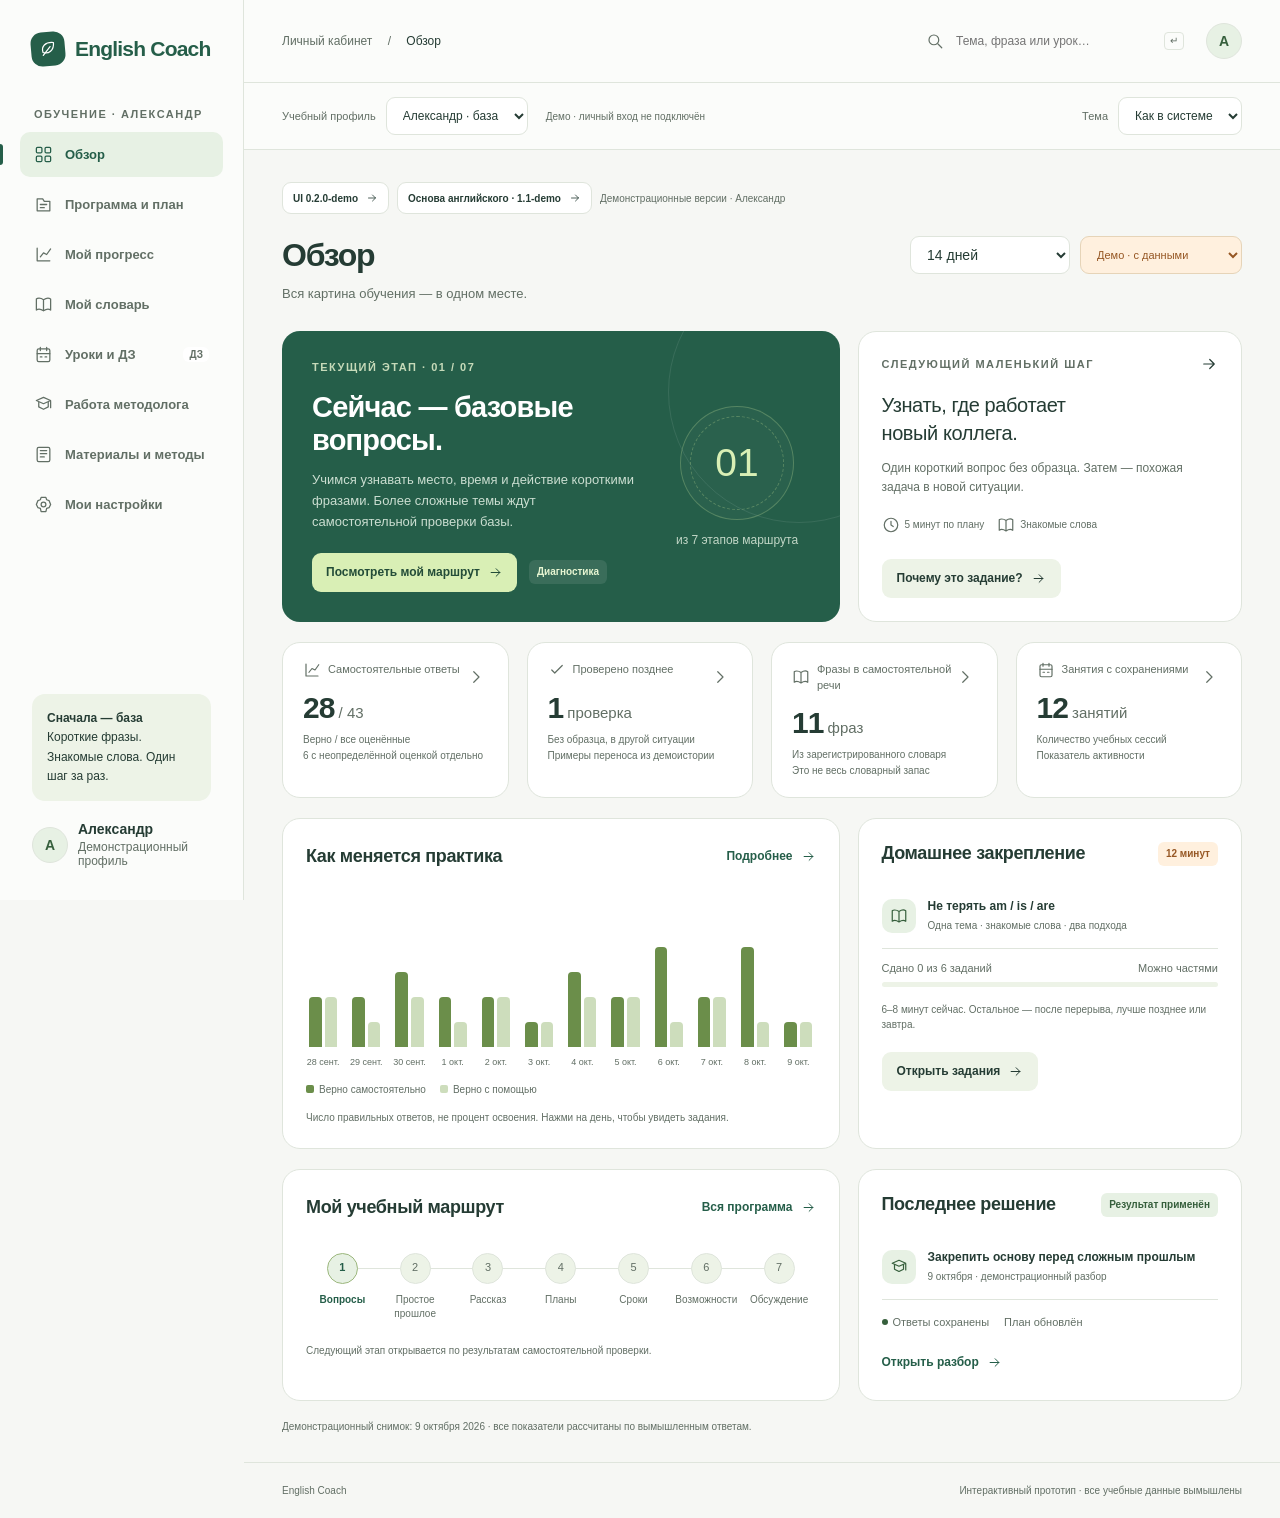
<file: prototypes/admin/index.html>
<!doctype html>
<html lang="ru">
<head>
  <meta charset="UTF-8">
  <meta name="viewport" content="width=device-width, initial-scale=1">
  <meta name="color-scheme" content="light dark">
  <title>English Coach — личный кабинет · прототип</title>
  <script>
    // Only appearance is stored; learner data stays in fictional fixtures.
    (() => {
      let mode = 'system';
      try { mode = localStorage.getItem('english-coach-ui-theme') || mode; } catch {}
      if (!['light', 'dark', 'system'].includes(mode)) mode = 'system';
      const dark = mode === 'dark' || (mode === 'system' && matchMedia('(prefers-color-scheme: dark)').matches);
      document.documentElement.dataset.themeMode = mode;
      document.documentElement.dataset.theme = dark ? 'dark' : 'light';
    })();
  </script>
  <link rel="stylesheet" href="styles.css">
  <script src="profiles.js" defer></script>
  <script src="conversation.js" defer></script>
  <script src="app.js" defer></script>
</head>
<body>
  <a class="skip-link" href="#main">Перейти к содержимому</a>
  <aside class="sidebar" id="sidebar" aria-label="Основная навигация"></aside>
  <div class="workspace">
    <header class="topbar">
      <button class="icon-button mobile-menu" id="menu-button" aria-label="Открыть меню" aria-expanded="false"></button>
      <div class="breadcrumb">Личный кабинет <span>/</span> <strong id="breadcrumb">Обзор</strong></div>
      <form id="search-form" class="global-search" role="search">
        <span id="search-icon"></span>
        <input id="global-search" aria-label="Поиск по кабинету" placeholder="Тема, фраза или урок…" autocomplete="off">
        <kbd>↵</kbd>
      </form>
      <button class="avatar" data-action="navigate" data-page="settings" aria-label="Открыть настройки">А</button>
    </header>
    <div class="workspace-tools" aria-label="Профиль и внешний вид">
      <label class="profile-picker" for="learner-profile"><span>Учебный профиль</span><select class="select" id="learner-profile" aria-label="Учебный профиль"><option value="alexander">Александр · база</option><option value="katya">Катя · разговор</option></select></label>
      <span class="demo-context">Демо · личный вход не подключён</span>
      <label class="theme-picker" for="theme-mode"><span>Тема</span><select class="select" id="theme-mode" aria-label="Тема интерфейса"><option value="system">Как в системе</option><option value="light">Светлая</option><option value="dark">Тёмная</option></select></label>
    </div>
    <main id="main" tabindex="-1"></main>
    <footer class="footer">English Coach <span>Интерактивный прототип · все учебные данные вымышлены</span></footer>
  </div>
  <dialog id="detail-dialog" aria-labelledby="detail-title">
    <div class="drawer-top"><span class="eyebrow">Подробности</span><button class="icon-button" data-action="close-detail" aria-label="Закрыть подробности">✕</button></div>
    <div id="detail-body"></div>
  </dialog>
  <div id="toast" role="status" aria-live="polite"></div>
</body>
</html>
</file>
<file: prototypes/admin/styles.css>
:root{--paper:#f6f7f4;--white:#fff;--ink:#253c34;--muted:#728079;--line:#e4e9e3;--green:#255e49;--lime:#d9efb5;--soft:#eef4e9;--orange:#af6932;--purple:#755bb0;--shadow:0 7px 25px #234b3410;--radius:18px;font-family:Inter,-apple-system,BlinkMacSystemFont,"Segoe UI",sans-serif;color:var(--ink);font-size:14px}
*{box-sizing:border-box}body{margin:0;background:var(--paper)}button,input,select,textarea{font:inherit}button,a,input,select,textarea{-webkit-tap-highlight-color:transparent}button,a{touch-action:manipulation}button{cursor:pointer}button:disabled{cursor:default;opacity:.55}a{color:var(--green);text-decoration:none}button{color:inherit}button:focus-visible,a:focus-visible,input:focus-visible,select:focus-visible,textarea:focus-visible{outline:3px solid #91bca0;outline-offset:3px}h1,h2,h3,p{margin-top:0}h1{font-size:32px;letter-spacing:-1.2px;line-height:1.2;margin-bottom:10px;font-weight:650}h2{font-size:18px;letter-spacing:-.35px;font-weight:650;margin-bottom:18px}h3{font-size:15px;margin-bottom:8px}p{line-height:1.6}small{font-size:12px}.muted{color:var(--muted)}.eyebrow{font-size:11px;letter-spacing:1.5px;text-transform:uppercase;font-weight:650;color:var(--muted)}.sidebar{position:fixed;inset:0 auto 0 0;width:244px;background:#fbfcfa;border-right:1px solid var(--line);padding:32px 20px;display:flex;flex-direction:column;z-index:30}.brand{display:flex;align-items:center;gap:10px;font-size:21px;font-weight:700;letter-spacing:-.8px;padding:0 11px;margin-bottom:42px}.brand-mark{background:var(--green);color:#f4f7ec;width:34px;height:34px;border-radius:11px;display:grid;place-items:center;transform:rotate(-5deg)}.nav-caption{padding:0 14px;margin-bottom:12px}.nav-list{display:grid;gap:5px}.nav-link{display:flex;align-items:center;gap:12px;padding:13px 14px;border-radius:10px;color:#748178;font-size:13px;font-weight:550;position:relative}.nav-link:hover{background:#f0f4ed}.nav-link.active{background:#e7efe2;color:var(--green)}.nav-link.active:before{content:'';position:absolute;left:-20px;top:12px;bottom:12px;width:3px;background:var(--green);border-radius:0 3px 3px 0}.nav-link svg{width:19px;height:19px}.nav-count{margin-left:auto;background:white;border-radius:6px;padding:2px 6px;font-size:10px}.sidebar-bottom{margin-top:auto;padding:22px 12px 0}.sidebar-note{background:var(--soft);border-radius:13px;padding:15px;font-size:12px;line-height:1.6;color:#526450;margin-bottom:20px}.profile-mini{display:flex;align-items:center;gap:10px}.profile-mini small{display:block;margin-top:3px;color:var(--muted)}.avatar{border:1px solid #dbe3d4;width:36px;height:36px;border-radius:50%;background:#e7efd9;font-weight:600;display:grid;place-items:center;flex-shrink:0}.workspace{margin-left:244px}.topbar{height:83px;padding:0 38px;border-bottom:1px solid var(--line);display:flex;align-items:center;gap:22px;background:#fbfcf9}.breadcrumb{font-size:12px;color:var(--muted);white-space:nowrap}.breadcrumb span{padding:0 12px;color:#bbc4bc}.breadcrumb strong{font-weight:500;color:var(--ink)}.global-search{margin-left:auto;display:flex;align-items:center;gap:10px;color:#8e9b93}.global-search input{width:200px;border:0;background:transparent;outline-offset:4px;font-size:12px;color:var(--ink)}.global-search kbd{border:1px solid #dfe5df;border-radius:4px;padding:2px 5px;font-size:10px}svg{vertical-align:middle}.icon{width:18px;height:18px;flex-shrink:0}.icon-button{background:transparent;border:0;display:grid;place-items:center;width:36px;height:36px;border-radius:9px}.icon-button:hover{background:var(--soft)}.mobile-menu{display:none}main{max-width:1430px;margin:auto;padding:32px 38px 18px;min-height:calc(100vh - 140px)}.page-heading{display:flex;justify-content:space-between;align-items:flex-start;gap:18px;margin-bottom:26px}.page-heading p{font-size:13px;margin:0;color:var(--muted)}.page-controls{display:flex;align-items:center;gap:10px;flex-wrap:wrap}.select,.input{border:1px solid var(--line);border-radius:9px;background:white;padding:9px 12px;color:var(--ink);min-height:38px}.select{max-width:210px}.demo-select{color:var(--orange);background:#fff8ee;border-color:#f2e4ce;font-size:11px;max-width:170px}.btn{display:inline-flex;align-items:center;justify-content:center;gap:8px;border:1px solid var(--line);border-radius:9px;padding:10px 14px;min-height:39px;background:white;font-size:12px;font-weight:550;transition:background .15s}.btn:hover{background:#f3f7ef}.btn.primary{background:var(--green);color:#fff;border-color:var(--green)}.btn.primary:hover{background:#1c4938}.btn.ghost{border:0;background:transparent;color:var(--green);padding:7px 0;min-height:28px}.btn.soft{background:var(--soft);border-color:transparent}.btn.small{padding:7px 10px;min-height:32px;font-size:11px}.btn svg{width:15px;height:15px}.badge{display:inline-flex;align-items:center;gap:5px;font-size:10px;line-height:1.4;font-weight:550;border-radius:6px;padding:5px 8px;white-space:nowrap;background:#f1f3f0;color:#7c867c}.badge.green{background:#e7f1e4;color:#437249}.badge.orange{background:#fff0de;color:var(--orange)}.badge.purple{background:#f0ebf8;color:var(--purple)}.badge.red{background:#fbebe6;color:#b46b57}.badge.dark{background:#ffffff18;color:#e7f5d2}.dot{width:6px;height:6px;border-radius:50%;background:currentColor;display:inline-block;flex-shrink:0}.card{background:white;border:1px solid var(--line);border-radius:var(--radius);padding:23px;min-width:0}.card-head{display:flex;align-items:center;justify-content:space-between;gap:14px;margin-bottom:18px}.card-head h2{margin:0}.grid{display:grid;gap:18px}.grid-2{grid-template-columns:minmax(0,1.45fr) minmax(0,1fr)}.grid-equal{grid-template-columns:repeat(2,minmax(0,1fr))}.grid-3{grid-template-columns:repeat(3,minmax(0,1fr))}.grid-4{grid-template-columns:repeat(4,minmax(0,1fr))}.section-space{margin-top:20px}.hero{background:var(--green);border:0;border-radius:var(--radius);padding:30px;color:white;display:flex;gap:30px;justify-content:space-between;position:relative;overflow:hidden;min-height:230px}.hero:after{content:'';position:absolute;border:1px solid #ffffff17;width:260px;height:260px;border-radius:50%;right:-90px;top:-70px;pointer-events:none}.hero .eyebrow{color:#c6dab9}.hero h2{font-size:29px;letter-spacing:-.8px;margin:18px 0 13px}.hero p{color:#cbded1;font-size:13px;max-width:470px}.hero .btn{background:var(--lime);color:#234c38;border:0}.hero-meta{display:flex;align-items:center;gap:12px;margin-top:20px}.hero-visual{min-width:145px;display:flex;flex-direction:column;justify-content:center;align-items:center;gap:13px;z-index:1}.stage-circle{width:114px;height:114px;border:1px solid #9dc08660;border-radius:50%;display:grid;place-items:center;position:relative;background:#ffffff06}.stage-circle:before{content:'';position:absolute;inset:9px;border:1px dashed #b4d18e55;border-radius:50%}.stage-circle strong{font-size:39px;font-weight:450;color:var(--lime)}.hero-visual small{color:#c2d7c7}.stat{padding:18px 20px;position:relative}.stat-label{font-size:11px;color:var(--muted);display:flex;align-items:center;gap:7px;line-height:1.5}.stat-number{font-size:30px;letter-spacing:-1px;font-weight:600;margin:12px 0 7px}.stat-number small{font-size:15px;letter-spacing:0;color:var(--muted);font-weight:400}.stat-foot{font-size:10px;color:var(--muted);line-height:1.6}.stat-open{position:absolute;right:14px;top:16px;color:#9aaa9e}.spark{width:65px;height:22px;position:absolute;right:18px;bottom:24px;opacity:.6}.today{display:flex;flex-direction:column}.today .next-title{font-size:20px;line-height:1.4;letter-spacing:-.4px}.today .next-description{font-size:12px;color:var(--muted);margin:12px 0 18px}.today .btn{margin-top:auto;align-self:flex-start}.tiny-meta{display:flex;gap:13px;font-size:10px;color:var(--muted);margin-bottom:18px}.tiny-meta span{display:flex;gap:5px;align-items:center}.chart{height:178px;display:flex;align-items:stretch;gap:9px;padding-top:10px}.bar-column{flex:1;display:flex;flex-direction:column;align-items:center;min-width:0;justify-content:flex-end;background:transparent;border:0;border-radius:7px;padding:0 3px}.bar-column:hover{background:#f1f6ed}.bar-track{width:100%;max-width:32px;min-height:120px;position:relative;display:flex;align-items:flex-end;gap:3px;justify-content:center}.bar{width:45%;border-radius:4px 4px 0 0;background:#94b377;min-height:0}.bar.assisted{background:#e1e9d7}.bar-label{font-size:9px;color:var(--muted);margin-top:10px;white-space:nowrap}.chart-legend{display:flex;gap:14px;font-size:10px;color:var(--muted);margin-top:17px}.legend-dot{width:8px;height:8px;display:inline-block;border-radius:2px;margin-right:5px;background:#94b377}.legend-dot.soft{background:#e1e9d7}.rule-note{font-size:10px;color:var(--muted);margin:15px 0 0;line-height:1.5}.route-preview{display:flex;gap:0;padding:13px 0 7px}.route-step{flex:1;position:relative;text-align:center;border:0;background:transparent;display:flex;align-items:center;flex-direction:column;gap:9px;font-size:10px;color:#93a095;line-height:1.4;min-width:0;padding:0 3px}.route-step:before{position:absolute;content:'';height:1px;background:var(--line);top:15px;left:50%;right:-50%}.route-step:last-child:before{display:none}.step-number{position:relative;width:31px;height:31px;border-radius:50%;display:grid;place-items:center;background:#f4f6f1;border:1px solid var(--line);font-size:11px;color:#a2ada1}.route-step.current{color:var(--green);font-weight:600}.route-step.current .step-number{background:#e6f0da;border-color:#b9cda8;color:var(--green)}.route-step span:last-child{max-width:87px}.list-row{display:flex;align-items:center;gap:12px;padding:15px 0;border-bottom:1px solid #eef1eb}.list-row:last-child{border-bottom:0;padding-bottom:0}.list-row:first-child{padding-top:0}.row-icon{width:34px;height:34px;background:#edf4e5;color:#678351;border-radius:10px;display:grid;place-items:center;flex-shrink:0}.row-icon.orange{background:#fff2e1;color:#b1844c}.row-icon.purple{background:#f0ecf8;color:var(--purple)}.row-copy{flex:1;min-width:0}.row-copy h3{font-size:12px;margin:0 0 5px}.row-copy p{font-size:10px;margin:0;color:var(--muted);line-height:1.5}.progress-track{height:5px;background:#edf1e8;border-radius:5px;overflow:hidden}.progress-fill{background:#8eaf6e;height:100%;border-radius:5px}.homework-mini{display:flex;align-items:center;justify-content:space-between;font-size:11px;color:var(--muted);margin:13px 0 8px}.notice{border:1px solid #eadcc9;background:#fff9ed;border-radius:12px;padding:14px 17px;font-size:12px;line-height:1.6;color:#8c6a43;display:flex;gap:10px;margin-bottom:20px}.notice.info{background:#eef4eb;border-color:#dce7d7;color:#5d7357}.notice svg{margin-top:3px}.toolbar{display:flex;align-items:center;gap:12px;flex-wrap:wrap;margin-bottom:20px}.toolbar .input{flex:1;min-width:160px}.tabs{display:flex;gap:5px;padding:4px;background:#eef1e9;border-radius:10px;flex-wrap:wrap;width:fit-content;margin-bottom:20px}.tab{background:transparent;border:0;border-radius:7px;padding:9px 13px;color:var(--muted);font-size:12px}.tab.active{background:white;color:var(--ink);box-shadow:0 1px 4px #223a3310}.table-wrap{overflow:auto}.table{width:100%;border-collapse:collapse;text-align:left;font-size:12px}.table th{font-size:10px;color:#909c92;font-weight:500;padding:0 14px 14px;white-space:nowrap;border-bottom:1px solid var(--line)}.table td{padding:18px 14px;border-bottom:1px solid #edf1e9;vertical-align:middle}.table td:first-child,.table th:first-child{padding-left:0}.table td:last-child,.table th:last-child{padding-right:0}.table tbody tr:last-child td{border-bottom:0}.table td strong{font-weight:550;display:block;margin-bottom:5px}.table td small{color:var(--muted);font-size:10px}.table button.text-button{text-align:left;background:transparent;border:0;padding:0;color:var(--green);font-weight:550}.table tr.clickable:hover{background:#f9fbf5;cursor:pointer}.fraction{font-size:16px;font-weight:600;white-space:nowrap}.fraction small{font-weight:400}.pagination{display:flex;align-items:center;justify-content:space-between;gap:10px;border-top:1px solid var(--line);padding-top:16px;margin-top:12px;font-size:11px;color:var(--muted)}.pagination-actions{display:flex;gap:8px}.empty{padding:40px 24px;text-align:center}.empty .row-icon{margin:0 auto 18px;width:50px;height:50px}.empty h3{font-size:19px;font-weight:550}.empty p{max-width:430px;font-size:12px;color:var(--muted);margin:12px auto 20px}.program-list{display:grid;gap:12px}.stage-card{display:flex;align-items:flex-start;gap:18px;padding:23px;background:white;border:1px solid var(--line);border-radius:14px;text-align:left;width:100%}.stage-card:hover{border-color:#b9cda8}.stage-card.current{background:#f1f6e9;border-color:#bdd0ab}.stage-card .step-number{width:43px;height:43px;flex-shrink:0}.stage-card.current .step-number{background:var(--green);color:white;border-color:var(--green)}.stage-content{flex:1}.stage-content h3{font-size:15px;margin:0 0 7px}.stage-content p{font-size:12px;color:var(--muted);margin:0}.stage-card .icon{margin-top:4px;color:#a4b79a}.source-chip{display:inline-flex;padding:7px 10px;border:1px solid var(--line);border-radius:8px;font-size:10px;color:var(--muted);background:#fcfdf9;margin:2px}.detail-list{margin:0;padding:0;list-style:none}.detail-list li{padding:14px 0;border-bottom:1px solid var(--line);font-size:12px;line-height:1.7}.detail-list li:last-child{border-bottom:0}.detail-list li strong{display:block;margin-bottom:5px}.answer{font-family:Georgia,serif;font-size:23px;line-height:1.6;letter-spacing:-.2px;padding:22px;background:#f5f7ef;border-left:3px solid #abc78e;border-radius:0 10px 10px 0;margin:18px 0}.answer.wrong{background:#fff6ef;border-color:#d4a47a}.arrow-flow{display:flex;gap:7px;align-items:center;flex-wrap:wrap;margin:15px 0}.arrow-flow .badge{font-size:11px}.job-card{display:flex;gap:18px;padding:22px 0;border-bottom:1px solid var(--line)}.job-card:last-child{border-bottom:0}.job-time{width:67px;flex-shrink:0;font-size:11px;color:var(--muted)}.job-time strong{font-size:13px;color:var(--ink);display:block;margin-bottom:6px}.job-copy{flex:1;min-width:0}.job-copy h3{font-size:14px}.job-copy p{font-size:12px;color:var(--muted);margin:9px 0}.job-meta{display:flex;gap:13px;flex-wrap:wrap;font-size:10px;color:var(--muted)}.settings-row{display:flex;justify-content:space-between;gap:25px;padding:18px 0;border-bottom:1px solid var(--line)}.settings-row:last-child{border:0}.settings-row strong{font-size:13px;font-weight:550}.settings-row p{font-size:11px;color:var(--muted);margin:6px 0 0}.settings-value{font-size:12px;white-space:nowrap;text-align:right}.field{display:grid;gap:8px;margin-top:14px}.field label{font-size:12px}.field textarea{resize:vertical;min-height:74px;line-height:1.6}.homework-item{padding:17px 0;border-bottom:1px solid var(--line)}.homework-item:first-child{padding-top:0}.homework-item:last-child{border:0}.homework-item h3{font-size:13px;font-weight:500;line-height:1.7}.homework-item .badge{margin-bottom:9px}.check-box{display:flex;align-items:center;gap:9px;font-size:12px}.search-result{display:block;width:100%;border:0;border-bottom:1px solid var(--line);padding:17px 0;background:white;text-align:left}.search-result:hover{color:var(--green)}.search-result small{display:block;color:var(--muted);margin-top:7px}.footer{max-width:1430px;margin:12px auto 0;padding:22px 38px;border-top:1px solid var(--line);display:flex;justify-content:space-between;gap:18px;color:#99a496;font-size:10px}.footer span{color:#a4afa1}dialog{inset:0 0 0 auto;margin:0;border:0;border-left:1px solid var(--line);padding:25px 30px;width:530px;max-width:100vw;height:100dvh;max-height:100dvh;background:#fdfefb;box-shadow:-12px 0 50px #172d3420;color:var(--ink)}dialog::backdrop{background:#172c294d;backdrop-filter:blur(3px)}.drawer-top{display:flex;align-items:center;justify-content:space-between;padding-bottom:18px;border-bottom:1px solid var(--line);margin-bottom:24px}#detail-body h2{font-size:25px;letter-spacing:-.6px;line-height:1.3}#detail-body h3{margin-top:25px}#detail-body p{font-size:13px}#detail-body .card{padding:18px;margin-top:18px}#detail-body .table{font-size:11px}.drawer-actions{display:flex;gap:9px;flex-wrap:wrap;margin-top:23px}.key-value{display:grid;grid-template-columns:1fr 1fr;gap:15px;padding:18px 0;border-bottom:1px solid var(--line);font-size:12px}.key-value span:first-child{color:var(--muted)}.break-anywhere{overflow-wrap:anywhere}.diff{padding:15px 18px;border-radius:10px;font-size:12px;line-height:1.6;margin-top:9px}.diff.before{background:#fff2e9;color:#966b50}.diff.after{background:#edf5e4;color:#577547}.diff small{display:block;font-size:10px;margin-bottom:8px;font-weight:600;letter-spacing:.5px;text-transform:uppercase}#toast{position:fixed;bottom:22px;left:calc(50% + 122px);transform:translate(-50%,20px);background:#233e31;color:white;border-radius:12px;padding:14px 20px;box-shadow:var(--shadow);font-size:12px;line-height:1.5;max-width:450px;opacity:0;pointer-events:none;transition:.2s;z-index:100}#toast.visible{opacity:1;transform:translate(-50%,0)}.skip-link{position:fixed;left:15px;top:-60px;padding:12px;background:white;z-index:100}.skip-link:focus{top:10px}.scroll-cards{display:grid;gap:12px}.link-row{width:100%;border:0;background:transparent;padding:0;text-align:left;color:inherit}.code-id{font-family:ui-monospace,monospace;font-size:11px;background:#eef1e9;border-radius:5px;padding:5px 8px;display:inline-block}.read-only{font-size:11px;color:var(--muted);padding:10px 0}.callout-big{font-size:18px;line-height:1.6;font-weight:500}.stale-badge{display:inline-flex;gap:5px;align-items:center}.live-date{font-size:10px;color:var(--muted);margin-top:20px}.chart-note{font-size:12px;color:var(--muted)}.materials-tag{display:flex;gap:7px;flex-wrap:wrap;margin-top:14px}.method-card p{font-size:12px;color:var(--muted)}.view-heading{display:flex;gap:12px;align-items:center;margin-bottom:17px}.view-heading .row-icon{width:38px;height:38px}.view-heading h2{margin:0}.health-pair{display:flex;gap:15px;align-items:center;font-size:11px;color:var(--muted);margin-top:16px}.health-pair span{display:flex;align-items:center;gap:5px}.health-pair .dot{color:#78a568}.no-wrap{white-space:nowrap}
@media(min-width:1550px){main{padding-top:40px}.hero{min-height:245px}.card{padding:26px}.chart{height:190px}}
@media(max-width:1150px){.sidebar{width:210px;padding-left:14px;padding-right:14px}.workspace{margin-left:210px}.brand{font-size:19px}.topbar{padding:0 25px}main{padding:25px}.grid-4{grid-template-columns:repeat(2,minmax(0,1fr))}.hero-visual{display:none}.hero{min-height:235px;padding:24px}.page-heading{flex-wrap:wrap}.global-search input{width:150px}.route-step span:last-child{font-size:9px}.footer{padding:20px 25px}#toast{left:calc(50% + 105px)}}
@media(max-width:760px){.sidebar{transform:translateX(-100%);width:244px;transition:transform .2s;box-shadow:none}.sidebar.open{transform:translateX(0);box-shadow:8px 0 50px #223a331f}.workspace{margin:0}.mobile-menu{display:grid}.topbar{height:65px;padding:0 16px;gap:10px}.breadcrumb{font-size:11px}.breadcrumb span{padding:0 6px}.global-search{margin-left:auto}.global-search input{width:90px;font-size:11px}.global-search kbd{display:none}.topbar .avatar{display:none}main{padding:25px 17px 10px}h1{font-size:27px}.page-heading{gap:15px;margin-bottom:23px}.page-controls{width:100%;gap:8px}.select{font-size:12px;max-width:170px}.demo-select{font-size:10px;max-width:170px}.grid-2,.grid-equal,.grid-3{grid-template-columns:minmax(0,1fr)}.grid-4{gap:10px}.card{padding:19px}.hero{padding:24px;min-height:220px}.hero h2{font-size:27px}.stat{padding:16px}.stat-number{font-size:27px}.stat-label{font-size:10px}.stat-foot{font-size:9px}.stat-open{right:8px;top:11px}.spark{display:none}.route-preview{overflow-x:auto;padding-bottom:14px}.route-step{min-width:56px}.stage-card{padding:18px;gap:12px}.stage-card .badge{white-space:normal}.stage-content h3{font-size:13px}.stage-content p{font-size:11px}.footer{padding:20px 17px;line-height:1.7;font-size:9px;flex-direction:column;gap:4px}dialog{padding:20px;width:100%}.job-time{width:55px}.job-card{gap:12px}.pagination{flex-wrap:wrap}#toast{left:50%;max-width:calc(100vw - 30px);width:max-content}.health-pair{flex-wrap:wrap}.table{min-width:490px}.toolbar .select{flex:1}.global-search span{display:none}.settings-row{gap:12px}.settings-value{max-width:145px;white-space:normal}.hero-meta{flex-wrap:wrap}.page-heading p{line-height:1.6}.chart{gap:4px}.bar-label{font-size:8px}}
@media(prefers-reduced-motion:reduce){*{transition:none!important;scroll-behavior:auto!important}}

.sidebar{overflow-y:auto}.nav-list{flex-shrink:0}
@media(max-width:760px){.sidebar{visibility:hidden}.sidebar.open{visibility:visible}.breadcrumb{flex:1;min-width:0;overflow:hidden;text-overflow:ellipsis}.global-search{flex:0 1 110px;min-width:0}.global-search input{width:100%;min-width:0}}

/* Appearance tokens shared by both learner scenarios. */
:root {
  color-scheme: light;
  --surface: #fff; --surface-alt: #fbfcfa; --ink: #253c34; --muted: #626f65;
  --soft: #edf3e7; --green: #255e49; --line: #dfe5dc; --hero: #255e49;
  --primary: #255e49; --primary-ink: #fff; --primary-hover: #1b4938;
  --green-wash: #e7f1e4; --green-text: #365f3c;
  --orange-wash: #fff0de; --orange: #965724;
  --purple-wash: #f0ebf8; --purple: #6c4ba3;
  --red-wash: #fbebe6; --red-text: #9b4e3c;
  --warn-wash: #fff9ed; --warn-line: #e6d4b8; --warn-ink: #79552e;
  --chart-independent: #6b8e4a; --chart-assisted: #cdddbc;
  --answer: #f2f6ec; --answer-border: #9cb77d; --answer-wrong: #fff3e8;
  --focus: #527c36; --dialog-shadow: -12px 0 50px #172d3420;
}
:root[data-theme="dark"] {
  color-scheme: dark;
  --paper: #141c19; --surface: #1e2923; --surface-alt: #18221d;
  --ink: #e5ebdf; --muted: #a8b6a8; --line: #35463b;
  --soft: #2a3a2b; --green: #b0d6a1; --lime: #d9efb5; --hero: #213e30;
  --primary: #b0d6a1; --primary-ink: #17261c; --primary-hover: #c5e5b9;
  --green-wash: #293e2b; --green-text: #bcdfa7;
  --orange-wash: #423322; --orange: #f0c292;
  --purple-wash: #362e48; --purple: #d1b9fa;
  --red-wash: #482e2a; --red-text: #ffbead;
  --warn-wash: #382e20; --warn-line: #655031; --warn-ink: #ecc991;
  --chart-independent: #aacb87; --chart-assisted: #4e6640;
  --answer: #2a3828; --answer-border: #809f64; --answer-wrong: #3d3025;
  --focus: #d1e9b4; --dialog-shadow: -12px 0 50px #0006;
}
.sidebar, .topbar { background: var(--surface-alt); }
.card, .stage-card, .select, .input, .btn, .search-result, .tab.active,
.nav-count, .skip-link { background: var(--surface); }
dialog { background: var(--surface-alt); box-shadow: var(--dialog-shadow); }
.nav-link, .footer, .footer span, .bar-label, .table th, .route-step,
.stat-open, .global-search, .breadcrumb span { color: var(--muted); }
.nav-link:hover, .btn:hover, .bar-column:hover, .table tr.clickable:hover { background: var(--soft); }
.nav-link.active, .stage-card.current { background: var(--green-wash); color: var(--green); }
.nav-link.active:before { background: var(--green); }
.stage-card.current, .stage-card:hover { border-color: var(--answer-border); }
.sidebar-note { background: var(--soft); color: var(--ink); }
.avatar { background: var(--green-wash); color: var(--green-text); border-color: var(--line); }
.brand-mark, .btn.primary, .stage-card.current .step-number { background: var(--primary); color: var(--primary-ink); border-color: var(--primary); }
.btn.primary:hover { background: var(--primary-hover); }
.btn.ghost { background: transparent; color: var(--green); }
.btn.soft, .tabs, .code-id, .source-chip, .progress-track { background: var(--soft); }
.hero { background: var(--hero); }
.hero .btn { background: var(--lime); color: #234c38; }
.hero .btn:hover { background: #e4f5c9; }
.badge { background: var(--soft); color: var(--muted); }
.badge.green, .row-icon { background: var(--green-wash); color: var(--green-text); }
.badge.orange, .row-icon.orange, .demo-select { background: var(--orange-wash); color: var(--orange); }
.demo-select { border-color: var(--warn-line); }
.badge.purple, .row-icon.purple { background: var(--purple-wash); color: var(--purple); }
.badge.red { background: var(--red-wash); color: var(--red-text); }
.badge.dark { background: #ffffff18; color: #e7f5d2; }
.bar, .legend-dot, .progress-fill { background: var(--chart-independent); }
.bar.assisted, .legend-dot.soft { background: var(--chart-assisted); }
.list-row, .table td { border-color: var(--line); }
.step-number { background: var(--soft); color: var(--muted); }
.route-step.current .step-number { background: var(--green-wash); border-color: var(--answer-border); color: var(--green); }
.notice { background: var(--warn-wash); border-color: var(--warn-line); color: var(--warn-ink); }
.notice.info { background: var(--green-wash); border-color: var(--line); color: var(--green-text); }
.answer { background: var(--answer); border-color: var(--answer-border); }
.answer.wrong, .diff.before { background: var(--answer-wrong); color: var(--orange); }
.diff.after { background: var(--green-wash); color: var(--green-text); }
.search-result { color: var(--ink); }
.global-search kbd { border-color: var(--line); }
.health-pair .dot { color: var(--green-text); }
button:focus-visible, a:focus-visible, input:focus-visible, select:focus-visible,
textarea:focus-visible, summary:focus-visible, tr:focus-visible { outline: 2px solid var(--focus); outline-offset: 3px; }

.workspace-tools { display: flex; align-items: center; gap: 18px; padding: 14px 38px; border-bottom: 1px solid var(--line); background: var(--surface-alt); }
.profile-picker, .theme-picker { display: flex; align-items: center; gap: 10px; font-size: 11px; color: var(--muted); }
.profile-picker .select { max-width: 240px; font-size: 12px; }
.theme-picker { margin-left: auto; }
.theme-picker .select { font-size: 12px; }
.demo-context { font-size: 10px; color: var(--muted); }
.version-strip { display: flex; align-items: center; flex-wrap: wrap; gap: 8px; margin: 0 0 22px; }
.version-strip > span { font-size: 10px; color: var(--muted); }
.version-link { background: var(--surface); padding: 6px 10px; min-height: 32px; font-size: 10px; max-width: 100%; white-space: normal; }
.version-link svg { width: 12px; height: 12px; }
.dialogue-preview { border-left: 2px solid var(--line); padding: 0 0 0 17px; }
.speaker { font-size: 10px; color: var(--muted); }
.speaker.teacher { color: var(--green); }
.dialogue-preview p { font-family: Georgia, serif; font-size: 20px; line-height: 1.5; margin: 9px 0 18px; }
.dialogue-preview p > span { color: var(--muted); }
.consent-box { display: flex; gap: 12px; align-items: flex-start; font-size: 12px; line-height: 1.6; padding: 15px; background: var(--soft); border-radius: 10px; }
.consent-box input { flex-shrink: 0; margin-top: 4px; accent-color: var(--primary); }
@media (max-width: 1150px) {
  .workspace-tools { padding: 12px 25px; gap: 12px; }
  .demo-context { display: none; }
}
@media (max-width: 760px) {
  .workspace-tools { padding: 12px 17px; flex-wrap: wrap; gap: 10px; }
  .profile-picker { flex: 1 1 100%; justify-content: space-between; }
  .profile-picker .select { flex: 1; max-width: 210px; min-width: 0; }
  .theme-picker { margin-left: 0; width: 100%; justify-content: space-between; }
  .theme-picker .select { width: 210px; max-width: 210px; }
  .version-strip { align-items: flex-start; gap: 7px; margin-bottom: 20px; }
  .version-strip > span { width: 100%; }
  .version-link { font-size: 10px; }
  .dialogue-preview p { font-size: 19px; }
  .tiny-meta { flex-wrap: wrap; }
}
</file>
